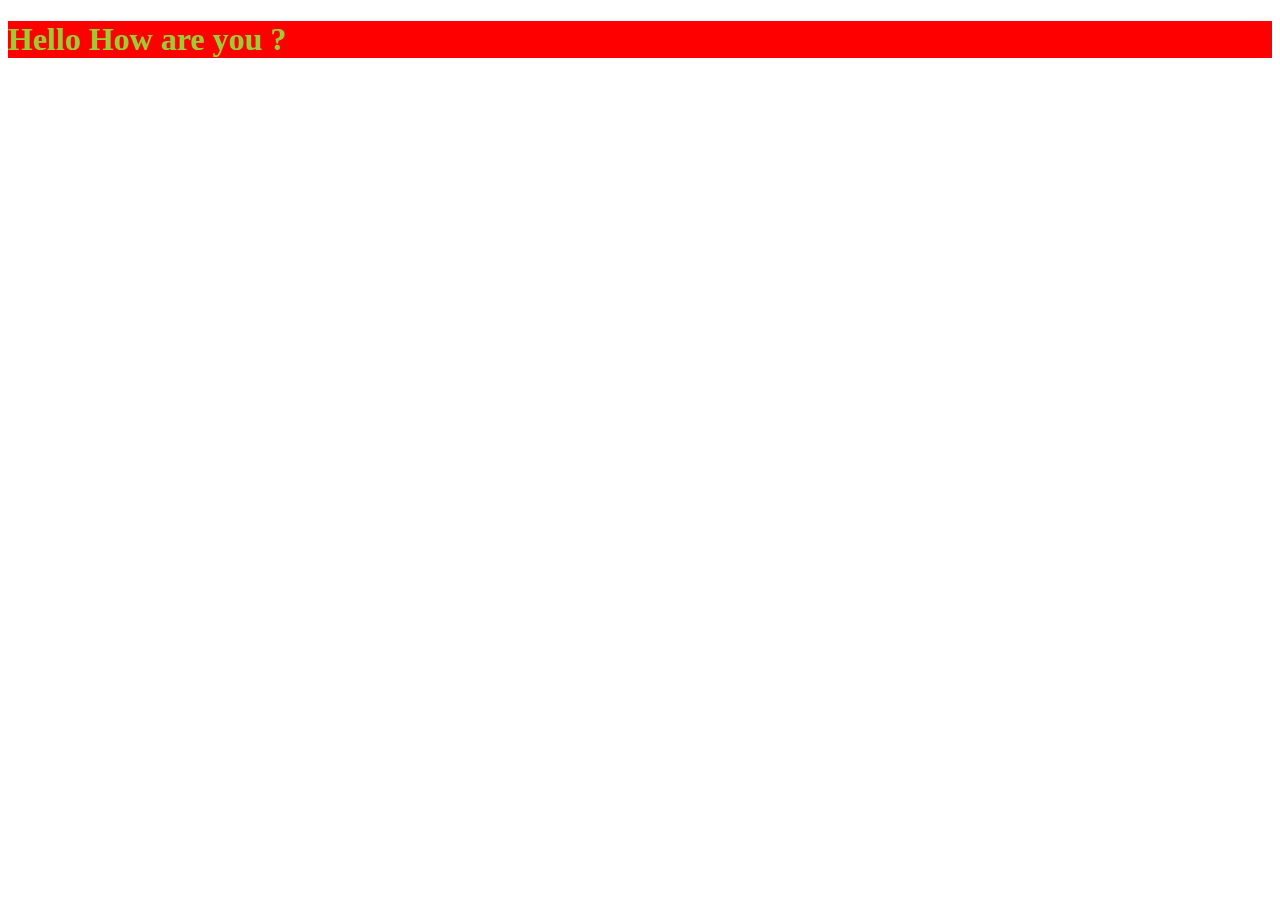
<file: Dom Manupulation/index.html>
<!DOCTYPE html>
<html lang="en">

<head>
    <meta charset="UTF-8">
    <meta name="viewport" content="width=device-width, initial-scale=1.0">
    <title>DOM Manipulation</title>
    <style>
        .abc {
            background-color: red;
            color: yellowgreen;
            font-family: "Gilroy-Medium";
        }
    </style>
</head>

<body>
    <!-- <h1 class="abc">Heya</h1> -->
    <!-- <h1 id="abc">Heya</h1> -->
    <!-- <a href="">Download Now</a> -->
    <!-- <h1 class = "abc">Hey How are you there</h1>  -->
    <!-- <img src="" alt="Broken Image"> -->
    <!-- <a href="https://www.google.com/">Download Now</a> -->
    <h1>Hello How are you ?</h1>
    <script src="script.js"></script>
</body>

</html>
</file>
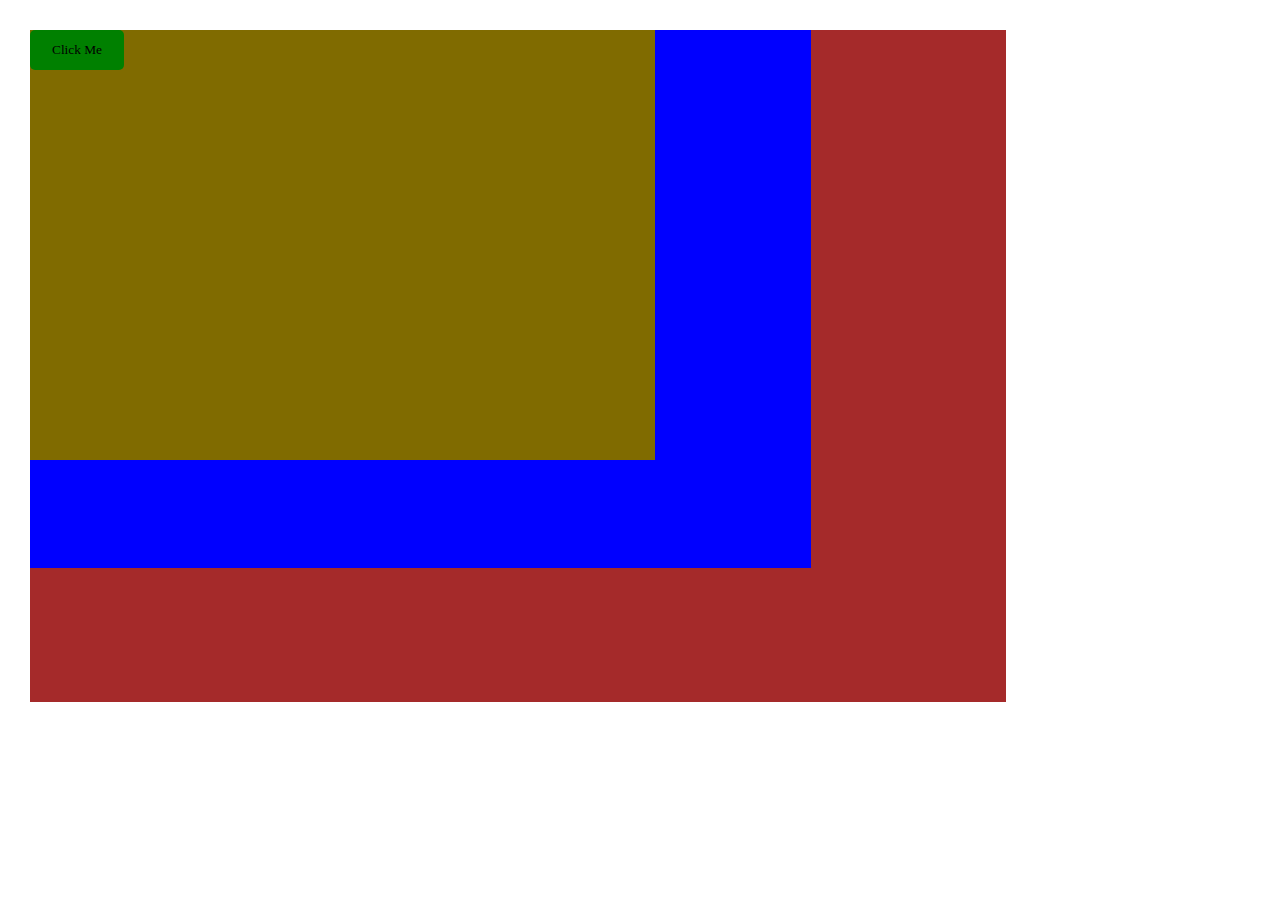
<file: Events and Event Handling/index.html>
<!DOCTYPE html>
<html lang="en">
<head>
    <meta charset="UTF-8">
    <meta name="viewport" content="width=device-width, initial-scale=1.0">
    <title>Event and Events Handling</title>
    <!-- Style for the card -->
    <!-- <style>
        *{
            margin: 0;
            padding: 0;
            box-sizing: border-box;
            font-family: "Gilroy";
        }
        html, body{
            width: 100%;
            height: 100%
        }
        .main{
            padding: 40px;
            width: 100%;
            height: 100%;
            background-color: #222;
        }
        h1{
            color: #555;
            font-size: 10rem;
            font-weight: 500;
            user-select: none;
        }
        .btn{
            padding: 12px 24px;
            background-color: rgb(5, 199, 18);
            border-radius: 10px;
        }
        input{
            display: block;
            padding: px 0px;
        }
        .card{
            max-width: 300px;
            color: white;
            margin-top: 40px;
            padding: 24px;
            border: 2px solid #e3e3e3;
            display: inline-block;
            border-radius: 10px;
        }
        .profile{
            width: 50px;
            height: 50px;
            background-color: red;
            border-radius: 50%;
            margin-bottom: 8px;
            overflow: hidden ;
        }
        .profile img{
            width: 100%;
            height: 100%;
            object-fit: cover;
        }
        .card h5{
            margin-top: 4px;
        }
        .card p {
            font-size: 12px;
            margin-top: 10px;
        }
    </style> -->

    <!-- <style>
        *{
            margin: 0;
            padding: 0;
            box-sizing: border-box;
            font-family: "Gilroy";
        }
        html, body{
            width: 100%;
            height: 100%
        }
        .main{
            position: absolute;
            transition: all cubic-bezier(0.19, 1, 0.22, 1) 0.3s;
            width: 400px;
            height: 400px;
            background-color: red;
        }
    </style> -->

    <style>
        *{
            margin: 0;
            padding: 0;
            box-sizing: border-box;
            font-family: "Gilroy";
        }
        html, body{
            width: 100%;
            height: 100%
        }
        .main{
            width: 100%;
            height: 100%;
            background-color: #222
        }
        .nav{
            display: flex;
            width: 100%;
            height: 100%;
            background-color: #444;
            align-items: center;
            justify-content: space-around;
        }
        a{
            color: white;
        }
        button{
            padding: 12px 22px;
            background-color: green;
            border-radius: 5px;
            border: none;
        }
        body{
            position: relative;
            padding: 30px;
        }

        .lt{
            text-decoration: line-through;
        }
        .a{
            width: 80%;
            height: 80%;
            background-color: brown;
        }
        .b{
            width: 80%; 
            height: 80%;
            background-color: blue;
        }
        .c{
            width: 80%;
            height: 80%;
            background-color: rgb(128, 107, 0);
        }

    </style>

</head>
<body>
    <!-- <h1>Event and Events Handling</h1> -->
    <!-- <p>Lorem ipsum, dolor sit amet consectetur adipisicing elit. Maiores qui sequi nobis numquam corporis similique, laudantium esse ipsam, adipisci magni voluptatibus, eligendi nihil! Velit accusantium quos illo nesciunt dolorem expedita!</p> -->
    <!-- <input type="text" placeholder="Name"> -->
    <!-- <h3 class="device">Select your device</h3>
    <select>
        <option selected disabled>Choose Your device</option>
        <option value="samsung">Samsung</option>
        <option value="apple">Iphone</option>
        <option value="oppo">Oppo</option>
    </select> -->

    
    <!-- <div class="main"> -->
        <!--  Chota sa kaam karna hai -->
        <!-- <h1>p</h1> -->

        <!-- Changing something in the button -->
        <!-- <input type="file" class = "fileinp">
        <div class="btn">Upload File</div> -->

        <!-- Handling the Form submit button -->
        <!-- <form action="">
            <input type="text" placeholder="Profile Pic">
            <input type="text" placeholder="Name">
            <input type="text" placeholder="Occupation">
            <input type="text" placeholder="Information">
            <input type="submit" >
        </form> -->
        <!-- <div class="card">
            <div class="profile">
                <img src="https://images.unsplash.com/photo-1767819940700-c248afa205d3?q=80&w=1287&auto=format&fit=crop&ixlib=rb-4.1.0&ixid=M3wxMjA3fDB8MHxwaG90by1wYWdlfHx8fGVufDB8fHx8fA%3D%3D" alt="Profile Pic">
            </div>
            <h3>Alex</h3>
            <h5>Coder</h5>
            <p>Lorem ipsum dolor sit amet, consectetur adipisicing elit. Ea voluptatibus ipsam iure doloremque velit maxime et, est amet deleniti animi a placeat pariatur quod tempora, earum dolor nesciunt ad aperiam?</p>
        </div> -->

        <!-- Event Bubling -->
        <!-- <div class="nav">
            <a href="">Home</a>
            <a href="">About</a>
            <button>Hello there</button>
        </div> -->
    <!-- </div> -->
<!-- 
    <ul>
        <li>Apple</li>
        <li>Guava</li>
        <li>Grapes</li>
        <li>Bannaa</li>
        <li>Mango</li>
    </ul> -->

    <!-- Event Capturing  -->
    <div class="a">
        <div class="b">
            <div class="c">
                <button>Click Me</button>
            </div>
        </div>
    </div>
    <script src="script.js"></script>
</body>
</html>
</file>
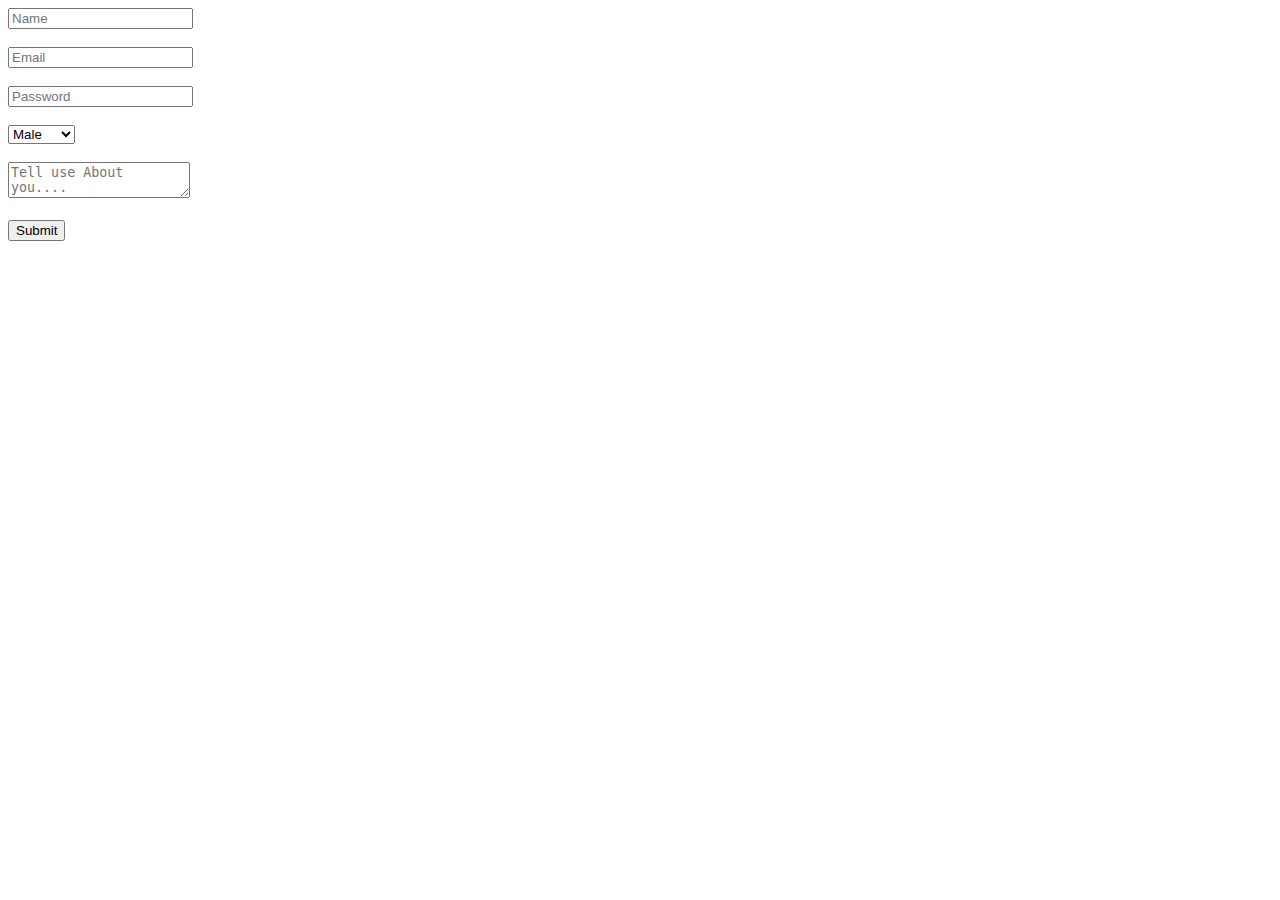
<file: Forms and Forms Validation/index.html>
<!DOCTYPE html>
<html lang="en">
<head>
    <meta charset="UTF-8">
    <meta name="viewport" content="width=device-width, initial-scale=1.0">
    <title>Forms and Forms Validation</title>
    <style>
        small{
            color: red;
            font-size: 12px;
        }
        .hide{
            display: none;
        }
    </style>
</head>
<body>
    <form>
        <input class="name" type="text" placeholder="Name">
        <div class="hide">
        <br>
        <small>Your name should be less than 2 character</small>
        </div>
        <br><br>
        <input type="email" placeholder="Email">
        <br><br>
        <input type="text" placeholder="Password">
        <br><br>
        <select >
            <option value="male">Male</option>
            <option value="female">Female</option>
            <option value="other">Others</option>
        </select>
        <br><br>
        <textarea placeholder="Tell use About you...."></textarea>
        <br><br>
        <input type="submit" >
    </form>
    <script src="script.js"></script>
</body>
</html>
</file>
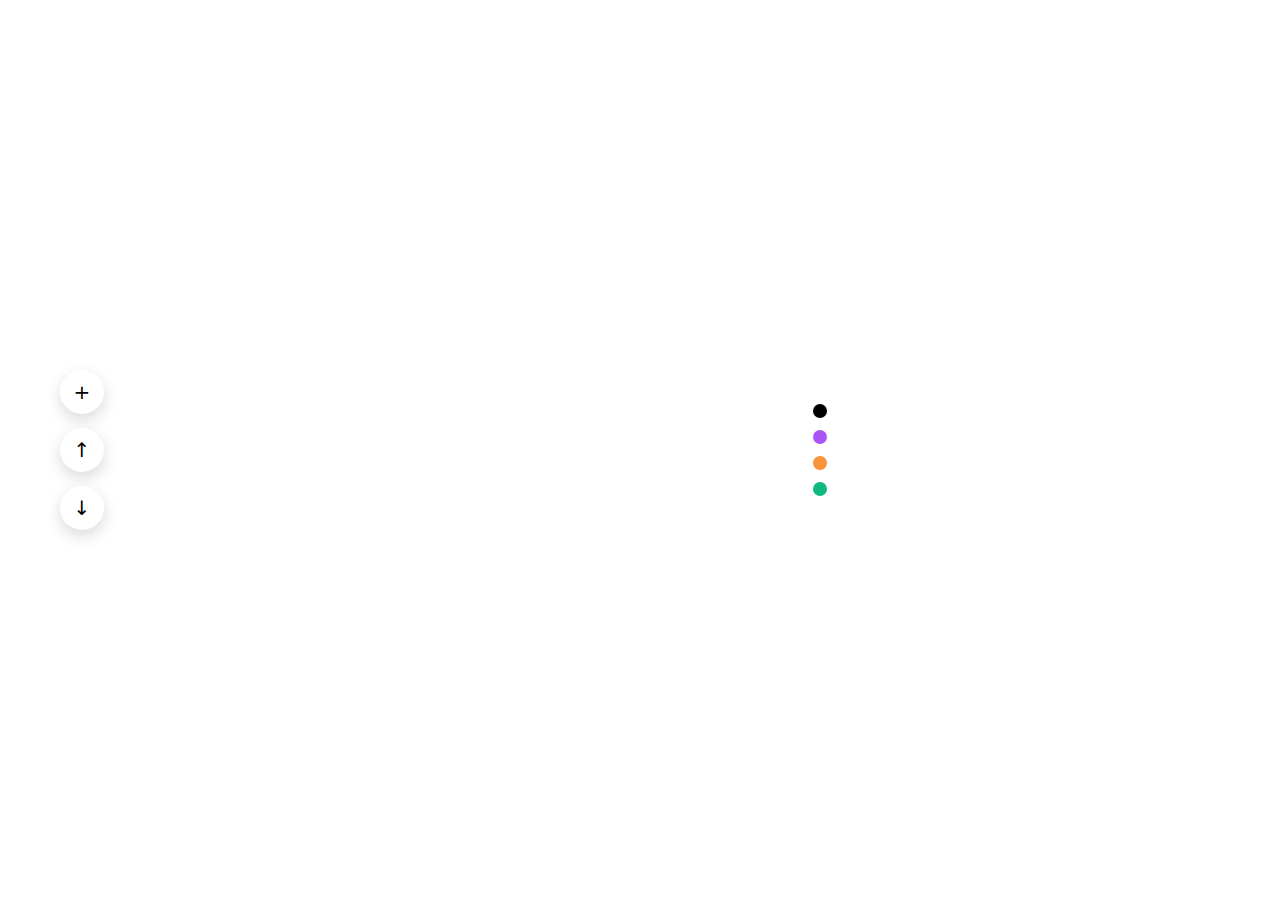
<file: Bonus Practise/Notes App/index.html>
<!DOCTYPE html>
<html lang="en">

<head>
    <meta charset="UTF-8" />
    <meta name="viewport" content="width=device-width, initial-scale=1.0" />
    <title>Note Card Stack</title>
    <link rel="stylesheet" href="style.css" />
</head>

<body>

    <!-- LEFT FLOATING CONTROLS -->
    <div class="floating-controls">
        <button class="fab" id="addNote">+</button>
        <button class="fab" id="prevNote">↑</button>
        <button class="fab" id="nextNote">↓</button>
    </div>

    <!-- MAIN STACK -->
    <div class="stack-container">

        <div class="card-stack"></div>
    </div>

    <!-- PRIORITY DOTS -->
    <div class="priority">
        <span class="dot black" data-category="Emergency"></span>
        <span class="dot purple" data-category="Urgent"></span>
        <span class="dot orange" data-category="Important"></span>
        <span class="dot green" data-category="No Rush"></span>
    </div>

    </div>

    <!-- FORM (HIDDEN BY DEFAULT) -->
    <div class="modal" id="noteForm">
        <form class="form-card">
            <h2>New Call</h2>

            <label>Image URL</label>
            <input type="text" required placeholder="https://example.com/photo.jpg" />

            <label>Full Name</label>
            <input type="text" required placeholder="Enter full name" />

            <label>Home Town</label>
            <input type="text" required placeholder="Enter home town" />

            <label>Purpose</label>
            <input type="text" required placeholder="e.g. Quick appointment note" />

            <div class="category">
                <label class="pill red">
                    <input type="radio" name="category" value="Emergency">
                    Emergency
                </label>

                <label class="pill orange">
                    <input type="radio" name="category" value="Important">
                    Important
                </label>

                <label class="pill purple">
                    <input type="radio" name="category" value="Urgent">
                    Urgent
                </label>

                <label class="pill gray">
                    <input type="radio" name="category" value="No Rush">
                    No Rush
                </label>
            </div>
            <button class="submit">Create Note</button>
            <button class="close">Close</button>
        </form>
    </div>
    <script src="script.js"></script>
</body>

</html>
</file>
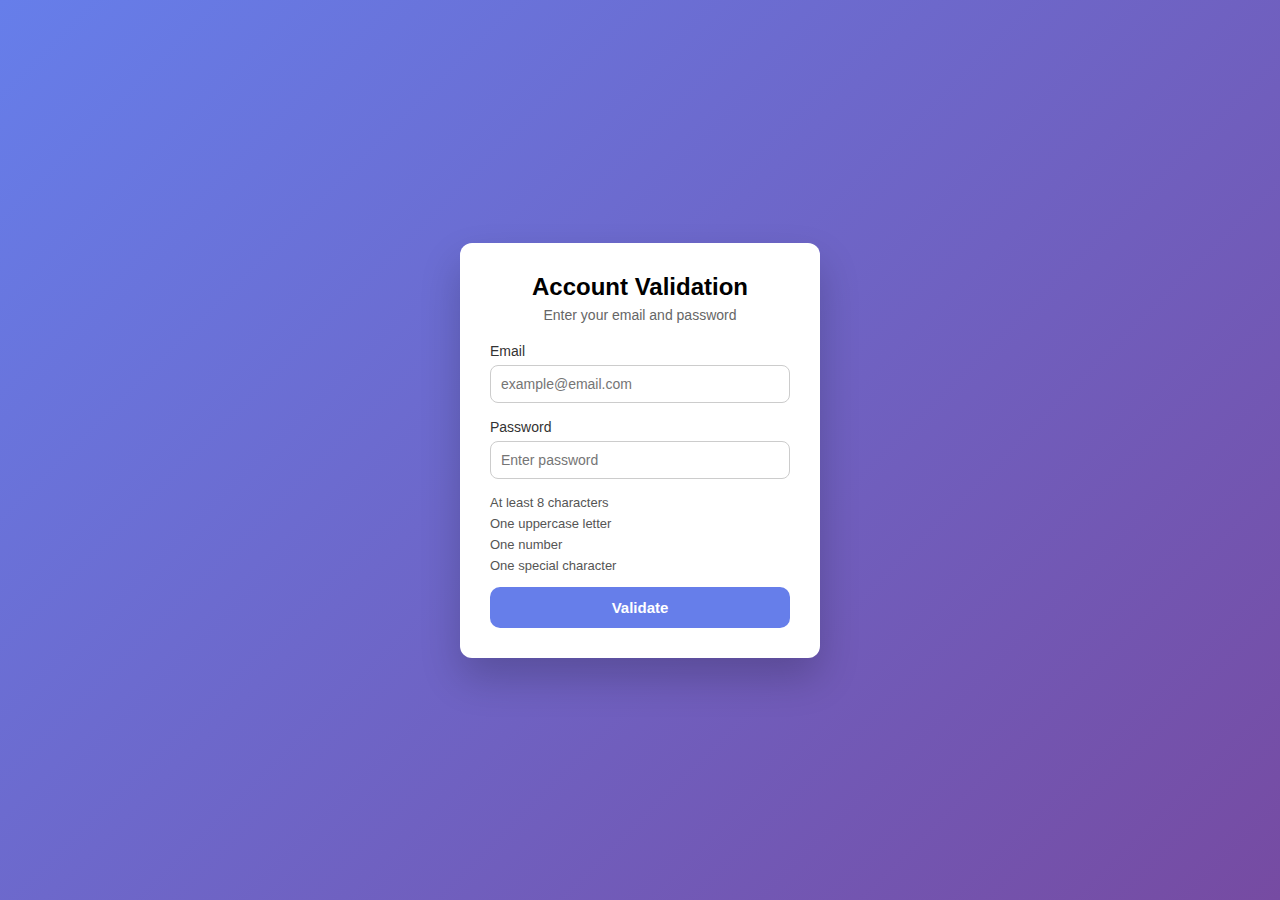
<file: Forms and Forms Validation/practise.html>
<!DOCTYPE html>
<html lang="en">

<head>
    <meta charset="UTF-8" />
    <meta name="viewport" content="width=device-width, initial-scale=1.0" />
    <title>Email & Password Validator</title>
    <link rel="stylesheet" href="style.css" />
</head>

<body>

    <div class="container">
        <h2>Account Validation</h2>
        <p class="subtitle">Enter your email and password</p>

        <form class="form" >
            <!-- Email -->
            <div class="input-group">
                <label for="email">Email</label>
                <input type="text" id="email" placeholder="example@email.com" />
                <small class="error" id="emailError"></small>
            </div>

            <!-- Password -->
            <div class="input-group">
                <label for="password">Password</label>
                <input type="password" id="password" placeholder="Enter password" />
                <small class="error" id="passwordError"></small>
            </div>

            <!-- Password Rules -->
            <ul class="rules">
                <li id="length">At least 8 characters</li>
                <li id="uppercase">One uppercase letter</li>
                <li id="number">One number</li>
                <li id="special">One special character</li>
            </ul>

            <button type="button" id="validateBtn">Validate</button>
        </form>
        <div class="resultMessage">

        </div>
    </div>
    <script src="practise.js"></script>
</body>

</html>
</file>
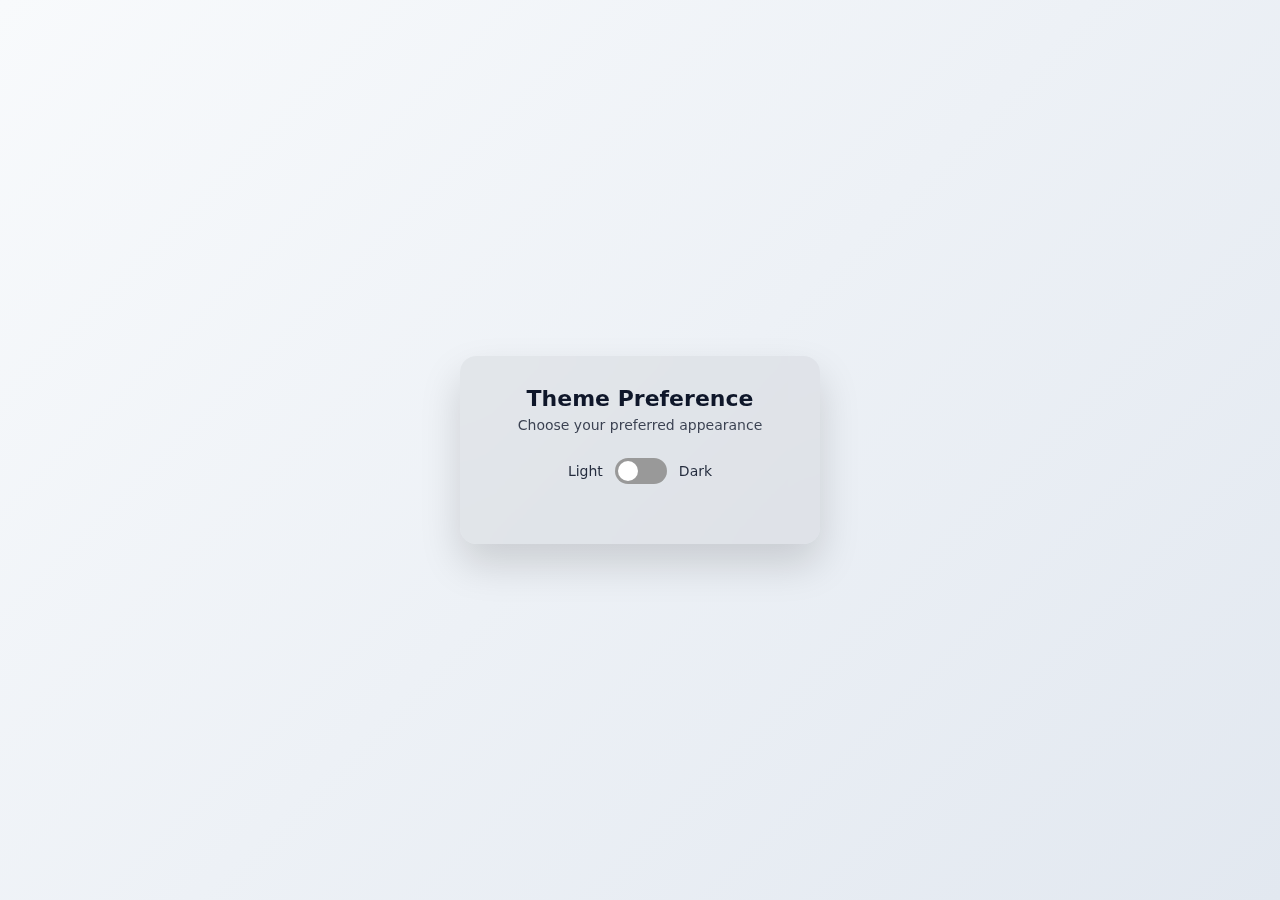
<file: LocalStorage SessionStorage And Cookies/practise.html>
<!DOCTYPE html>
<html lang="en">
<head>
    <meta charset="UTF-8" />
    <meta name="viewport" content="width=device-width, initial-scale=1.0" />
    <title>Theme Preference</title>
    <link rel="stylesheet" href="style.css" />
</head>
<body >

    <div class="theme-container">
        <h2>Theme Preference</h2>
        <p>Choose your preferred appearance</p>

        <div class="theme-toggle">
            <span class="label">Light</span>

            <label class="switch">
                <input type="checkbox" id="themeToggle">
                <span class="slider"></span>
            </label>

            <span class="label">Dark</span>
        </div>

        <!-- <button class="save-btn">
            Save Preference
        </button> -->
    </div>
<script src="practise.js"></script>
</body>
</html>
</file>
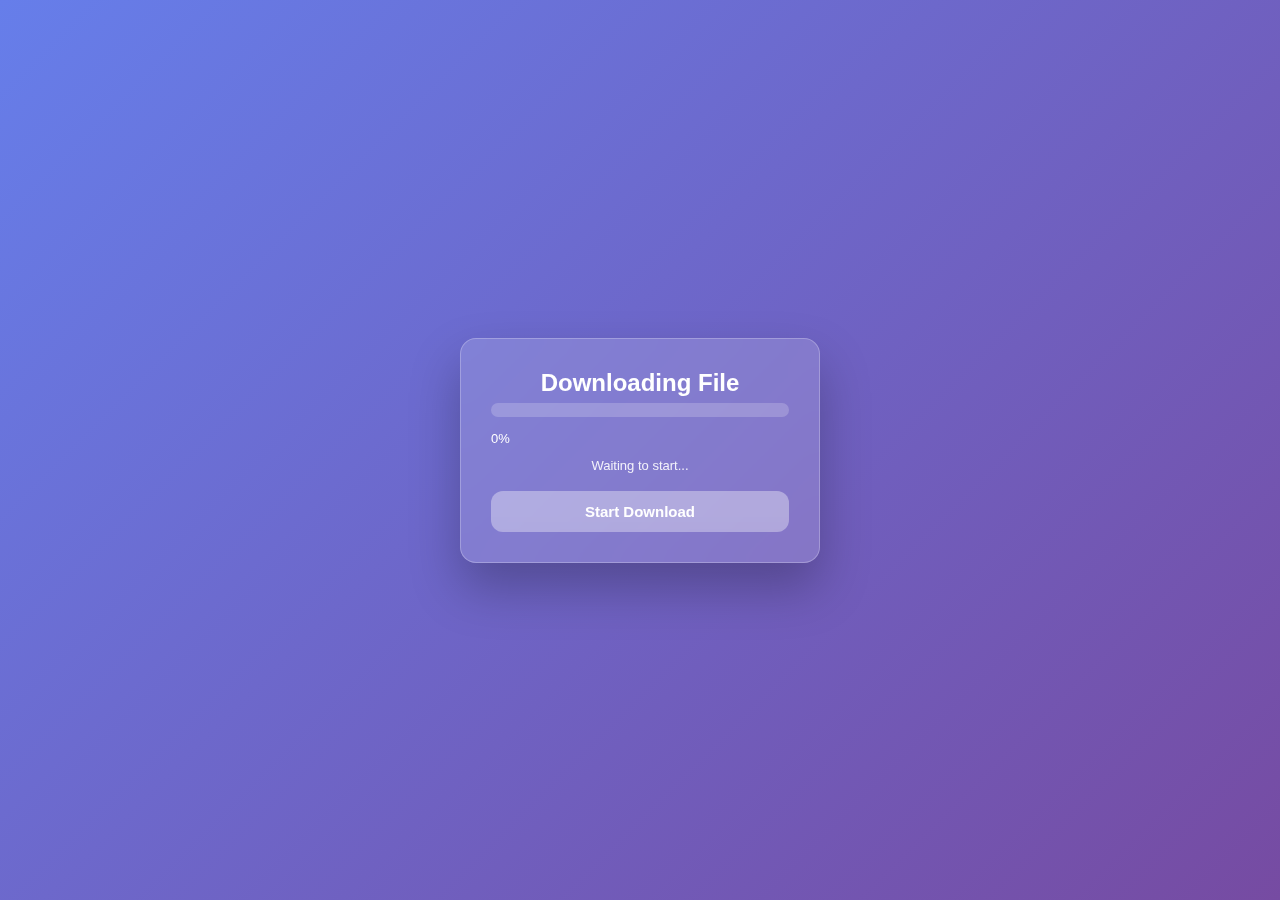
<file: Timers and Intervals/practise.html>
<!DOCTYPE html>
<html lang="en">
<head>
  <meta charset="UTF-8" />
  <meta name="viewport" content="width=device-width, initial-scale=1.0"/>
  <title>Download Simulator</title>
  <link rel="stylesheet" href="style.css"/>
</head>
<body>

  <div class="glass-card">
    <h2>Downloading File</h2>
    <!-- <p class="file-name">project_assets.zip</p> -->

    <!-- Progress Bar -->
    <div class="progress-container">
      <div class="progress-bar" id="progressBar"></div>
    </div>

    <!-- Status -->
    <div class="status">
      <span id="percentage">0%</span>
      <!-- <span id="speed">0 KB/s</span> -->
    </div>

    <p class="message" id="message">Waiting to start...</p>

    <button id="downloadBtn">Start Download</button>
  </div>

  <script src="practise.js"></script>
</body>
</html>
</file>
<file: Forms and Forms Validation/style.css>
* {
  margin: 0;
  padding: 0;
  box-sizing: border-box;
  font-family: "Segoe UI", sans-serif;
}

body {
  min-height: 100vh;
  background: linear-gradient(135deg, #667eea, #764ba2);
  display: flex;
  justify-content: center;
  align-items: center;
}

.container {
  background: #ffffff;
  width: 360px;
  padding: 30px;
  border-radius: 12px;
  box-shadow: 0 20px 40px rgba(0, 0, 0, 0.2);
}

.container h2 {
  text-align: center;
  margin-bottom: 6px;
}

.subtitle {
  text-align: center;
  font-size: 14px;
  color: #666;
  margin-bottom: 20px;
}

.input-group {
  margin-bottom: 16px;
}

.input-group label {
  display: block;
  font-size: 14px;
  margin-bottom: 6px;
  color: #333;
}

.input-group input {
  width: 100%;
  padding: 10px;
  border-radius: 8px;
  border: 1px solid #ccc;
  outline: none;
  font-size: 14px;
}

.input-group input:focus {
  border-color: #667eea;
}

.error {
  font-size: 12px;
  color: #e63946;
  margin-top: 4px;
  display: block;
}

.rules {
  list-style: none;
  margin: 14px 0;
  font-size: 13px;
  color: #555;
}

.rules li {
  margin-bottom: 6px;
}

button {
  width: 100%;
  padding: 12px;
  border-radius: 10px;
  border: none;
  background: #667eea;
  color: #fff;
  font-size: 15px;
  font-weight: 600;
  cursor: pointer;
  transition: background 0.3s ease;
}

button:hover {
  background: #5a67d8;
}
</file>
<file: Timers and Intervals/style.css>
* {
  margin: 0;
  padding: 0;
  box-sizing: border-box;
  font-family: "Segoe UI", sans-serif;
}

body {
  min-height: 100vh;
  background: linear-gradient(135deg, #667eea, #764ba2);
  display: flex;
  justify-content: center;
  align-items: center;
}

.glass-card {
  width: 360px;
  padding: 30px;
  border-radius: 16px;
  background: rgba(255, 255, 255, 0.15);
  backdrop-filter: blur(12px);
  -webkit-backdrop-filter: blur(12px);
  border: 1px solid rgba(255, 255, 255, 0.25);
  box-shadow: 0 25px 50px rgba(0, 0, 0, 0.25);
  color: #fff;
}

.glass-card h2 {
  text-align: center;
  margin-bottom: 6px;
}

.file-name {
  text-align: center;
  font-size: 14px;
  opacity: 0.85;
  margin-bottom: 20px;
}

/* Progress bar */
.progress-container {
  width: 100%;
  height: 14px;
  background: rgba(255, 255, 255, 0.2);
  border-radius: 10px;
  overflow: hidden;
  margin-bottom: 14px;
}

.progress-bar {
  width: 0%;
  height: 100%;
  background: linear-gradient(90deg, #00f2fe, #4facfe);
  border-radius: 10px;
  transition: width 0.3s ease;
}

/* Status row */
.status {
  display: flex;
  justify-content: space-between;
  font-size: 13px;
  margin-bottom: 12px;
}

.message {
  text-align: center;
  font-size: 13px;
  opacity: 0.9;
  margin-bottom: 18px;
}

/* Button */
button {
  width: 100%;
  padding: 12px;
  border-radius: 12px;
  border: none;
  background: rgba(255, 255, 255, 0.25);
  color: #fff;
  font-size: 15px;
  font-weight: 600;
  cursor: pointer;
  backdrop-filter: blur(8px);
  transition: background 0.3s ease, transform 0.2s ease;
}

button:hover {
  background: rgba(255, 255, 255, 0.35);
  transform: translateY(-1px);
}
</file>
<file: Bonus Practise/Notes App/style.css>
/* =========================
   RESET
========================= */
* {
  margin: 0;
  padding: 0;
  box-sizing: border-box;
  font-family: system-ui, sans-serif;
}

/* =========================
   BODY
========================= */
body {
  height: 100vh;
  background: #ffffff;
  display: flex;
  align-items: center;
  justify-content: center;
  overflow: hidden;
}

/* =========================
   FLOATING CONTROLS
========================= */
.floating-controls {
  position: absolute;
  left: 60px;
  display: flex;
  flex-direction: column;
  gap: 14px;
  z-index: 5;
}

.fab {
  width: 44px;
  height: 44px;
  border-radius: 50%;
  border: none;
  background: #fff;
  font-size: 20px;
  cursor: pointer;
  box-shadow: 0 6px 16px rgba(0,0,0,0.15);
  transition: transform 0.2s ease;
}

.fab:hover {
  transform: scale(1.08);
}

/* =========================
   STACK LAYOUT
========================= */
.stack-container {
  display: flex;
  align-items: center;
  gap: 24px;
}

/* =========================
   CARD STACK
========================= */
.card-stack {
  position: relative;
  width: 360px;
  height: 220px;
}

/* =========================
   NOTE CARD
========================= */
.note-card {
  position: absolute;
  inset: 0;
  background: #fff;
  border-radius: 18px;
  padding: 20px;
  box-shadow: 0 20px 40px rgba(0,0,0,0.18);
  transition: transform 0.4s ease, opacity 0.4s ease;
}

.card-1 {
  z-index: 3;
}

.card-2 {
  transform: translateY(12px) scale(0.96);
  opacity: 0.75;
  z-index: 2;
}

.card-3 {
  transform: translateY(24px) scale(0.92);
  opacity: 0.55;
  z-index: 1;
}

/* =========================
   CARD CONTENT
========================= */
.profile {
  display: flex;
  align-items: center;
  gap: 12px;
  margin-bottom: 14px;
}

.profile img {
  width: 44px;
  height: 44px;
  border-radius: 50%;
}

.profile h3 {
  font-size: 18px;
}

.info {
  display: flex;
  justify-content: space-between;
  font-size: 14px;
  margin-bottom: 6px;
  color: #555;
}

.actions {
  display: flex;
  gap: 10px;
  margin-top: 14px;
}

.dark-btn {
  background: #000;
  color: #fff;
  border: none;
  padding: 8px 14px;
  border-radius: 20px;
  cursor: pointer;
}

.light-btn {
  background: #f1f1f1;
  border: none;
  padding: 8px 14px;
  border-radius: 20px;
  cursor: pointer;
}

/* =========================
   PRIORITY DOTS
========================= */
.priority {
  display: flex;
  flex-direction: column;
  gap: 12px;
}

.dot {
  width: 14px;
  height: 14px;
  border-radius: 50%;
}

.black { background: #000; }
.purple { background: #a855f7; }
.orange { background: #fb923c; }
.green { background: #10b981; }

/* =========================
   MODAL OVERLAY
========================= */
.modal {
  position: fixed;
  inset: 0;
  background: rgba(0,0,0,0.4);

  display: flex;
  align-items: center;
  justify-content: center;

  opacity: 0;
  pointer-events: none;
  transition: opacity 0.3s ease;
  z-index: 999;
}

.modal.show {
  opacity: 1;
  pointer-events: all;
}

/* =========================
   FORM CARD
========================= */
.form-card {
  width: 380px;
  background: #fff;
  border-radius: 18px;
  padding: 24px;
  display: flex;
  flex-direction: column;
  gap: 10px;

  transform: translateY(20px) scale(0.95);
  opacity: 0;
  transition: all 0.35s ease;
}

.modal.show .form-card {
  transform: translateY(0) scale(1);
  opacity: 1;
}

.form-card h2 {
  margin-bottom: 8px;
}

.form-card input {
  padding: 10px;
  border-radius: 10px;
  border: 1px solid #ddd;
}

/* =========================
   CATEGORY PILLS
========================= */
.category {
  display: flex;
  flex-wrap: wrap;
  gap: 8px;
}

.pill {
  padding: 6px 12px;
  border-radius: 14px;
  font-size: 12px;
  border: 1px solid;
  cursor: pointer;
}

.red    { --pill: #ef4444; border-color: #ef4444; color: #ef4444; }
.orange { --pill: #fb923c; border-color: #fb923c; color: #fb923c; }
.purple { --pill: #a855f7; border-color: #a855f7; color: #a855f7; }
.gray   { --pill: #0057ed; border-color: #0057ed; color: #0057ed; }

.category input[type="radio"] {
  display: none;
}

/* base pill */
.category label.pill {
  padding: 6px 12px;
  border-radius: 14px;
  font-size: 12px;
  border: 1px solid;
  cursor: pointer;
  user-select: none;
  transition: all 0.2s ease;
    background: transparent;
}

/* ⭐ checked pill */
.category label.pill:has(input[type="radio"]:checked) {
  background-color: var(--pill);
  color: #fff;
  border-color: var(--pill);
}

/* =========================
   FORM BUTTONS
========================= */
.submit {
  background: #000;
  color: #fff;
  padding: 12px;
  border-radius: 14px;
  border: none;
  cursor: pointer;
}

.close {
  background: #ff4d4d;
  color: #fff;
  padding: 12px;
  border-radius: 14px;
  border: none;
  cursor: pointer;
}

/* =========================
   RESPONSIVE
========================= */
@media (max-width: 900px) {
  .floating-controls {
    left: 20px;
  }

  .card-stack {
    width: 320px;
    height: 200px;
  }
}

@media (max-width: 600px) {
  .stack-container {
    flex-direction: column;
    gap: 16px;
  }

  .priority {
    flex-direction: row;
  }

  .floating-controls {
    flex-direction: row;
    left: 50%;
    bottom: 30px;
    top: auto;
    transform: translateX(-50%);
  }

  .form-card {
    width: 90%;
  }
}
</file>
<file: LocalStorage SessionStorage And Cookies/style.css>
/* =========================
   RESET
========================= */
* {
    margin: 0;
    padding: 0;
    box-sizing: border-box;
    font-family: "Inter", system-ui, sans-serif;
}

/* =========================
   LIGHT THEME
========================= */
:root[data-theme="light"] {
    --bg-gradient: linear-gradient(135deg, #f8fafc, #e2e8f0);
    --text-color: #0f172a;

    --card-bg: rgba(0, 0, 0, 0.05);
    --card-shadow: 0 20px 40px rgba(0, 0, 0, 0.15);

    --toggle-bg: #999;
    --toggle-active: #2563eb;

    --btn-bg: linear-gradient(135deg, #2563eb, #38bdf8);
    --btn-text: #ffffff;
}

/* =========================
   DARK THEME (DEFAULT LOOK)
========================= */
:root,
:root[data-theme="dark"] {
    --bg-gradient: linear-gradient(135deg, #0f2027, #203a43, #2c5364);
    --text-color: #ffffff;

    --card-bg: rgba(255, 255, 255, 0.08);
    --card-shadow: 0 20px 40px rgba(0, 0, 0, 0.3);

    --toggle-bg: #999;
    --toggle-active: #4f9cff;

    --btn-bg: linear-gradient(135deg, #4f9cff, #6dd5fa);
    --btn-text: #000000;
}

/* =========================
   BODY
========================= */
body {
    min-height: 100vh;
    display: flex;
    align-items: center;
    justify-content: center;
    background: var(--bg-gradient);
    color: var(--text-color);
    transition: background 0.3s ease, color 0.3s ease;
}

/* =========================
   CARD
========================= */
.theme-container {
    width: 360px;
    padding: 30px;
    border-radius: 16px;
    background: var(--card-bg);
    backdrop-filter: blur(12px);
    box-shadow: var(--card-shadow);
    text-align: center;
    transition: background 0.3s ease, box-shadow 0.3s ease;
}

.theme-container h2 {
    font-size: 22px;
    margin-bottom: 6px;
}

.theme-container p {
    font-size: 14px;
    opacity: 0.8;
    margin-bottom: 25px;
}

/* =========================
   TOGGLE
========================= */
.theme-toggle {
    display: flex;
    align-items: center;
    justify-content: center;
    gap: 12px;
    margin-bottom: 30px;
}

.label {
    font-size: 14px;
    opacity: 0.9;
}

/* =========================
   SWITCH
========================= */
.switch {
    position: relative;
    width: 52px;
    height: 26px;
}

.switch input {
    opacity: 0;
    width: 0;
    height: 0;
}

.slider {
    position: absolute;
    inset: 0;
    background: var(--toggle-bg);
    border-radius: 30px;
    cursor: pointer;
    transition: 0.3s;
}

.slider::before {
    content: "";
    position: absolute;
    height: 20px;
    width: 20px;
    left: 3px;
    top: 3px;
    background: #ffffff;
    border-radius: 50%;
    transition: 0.3s;
}

input:checked + .slider {
    background: var(--toggle-active);
}

input:checked + .slider::before {
    transform: translateX(26px);
}

/* =========================
   BUTTON
========================= */
.save-btn {
    width: 100%;
    padding: 12px;
    border-radius: 10px;
    border: none;
    background: var(--btn-bg);
    color: var(--btn-text);
    font-size: 15px;
    font-weight: 600;
    cursor: pointer;
    transition: transform 0.2s, box-shadow 0.2s;
}

.save-btn:hover {
    transform: translateY(-2px);
    box-shadow: 0 10px 20px rgba(79, 156, 255, 0.4);
}
</file>
